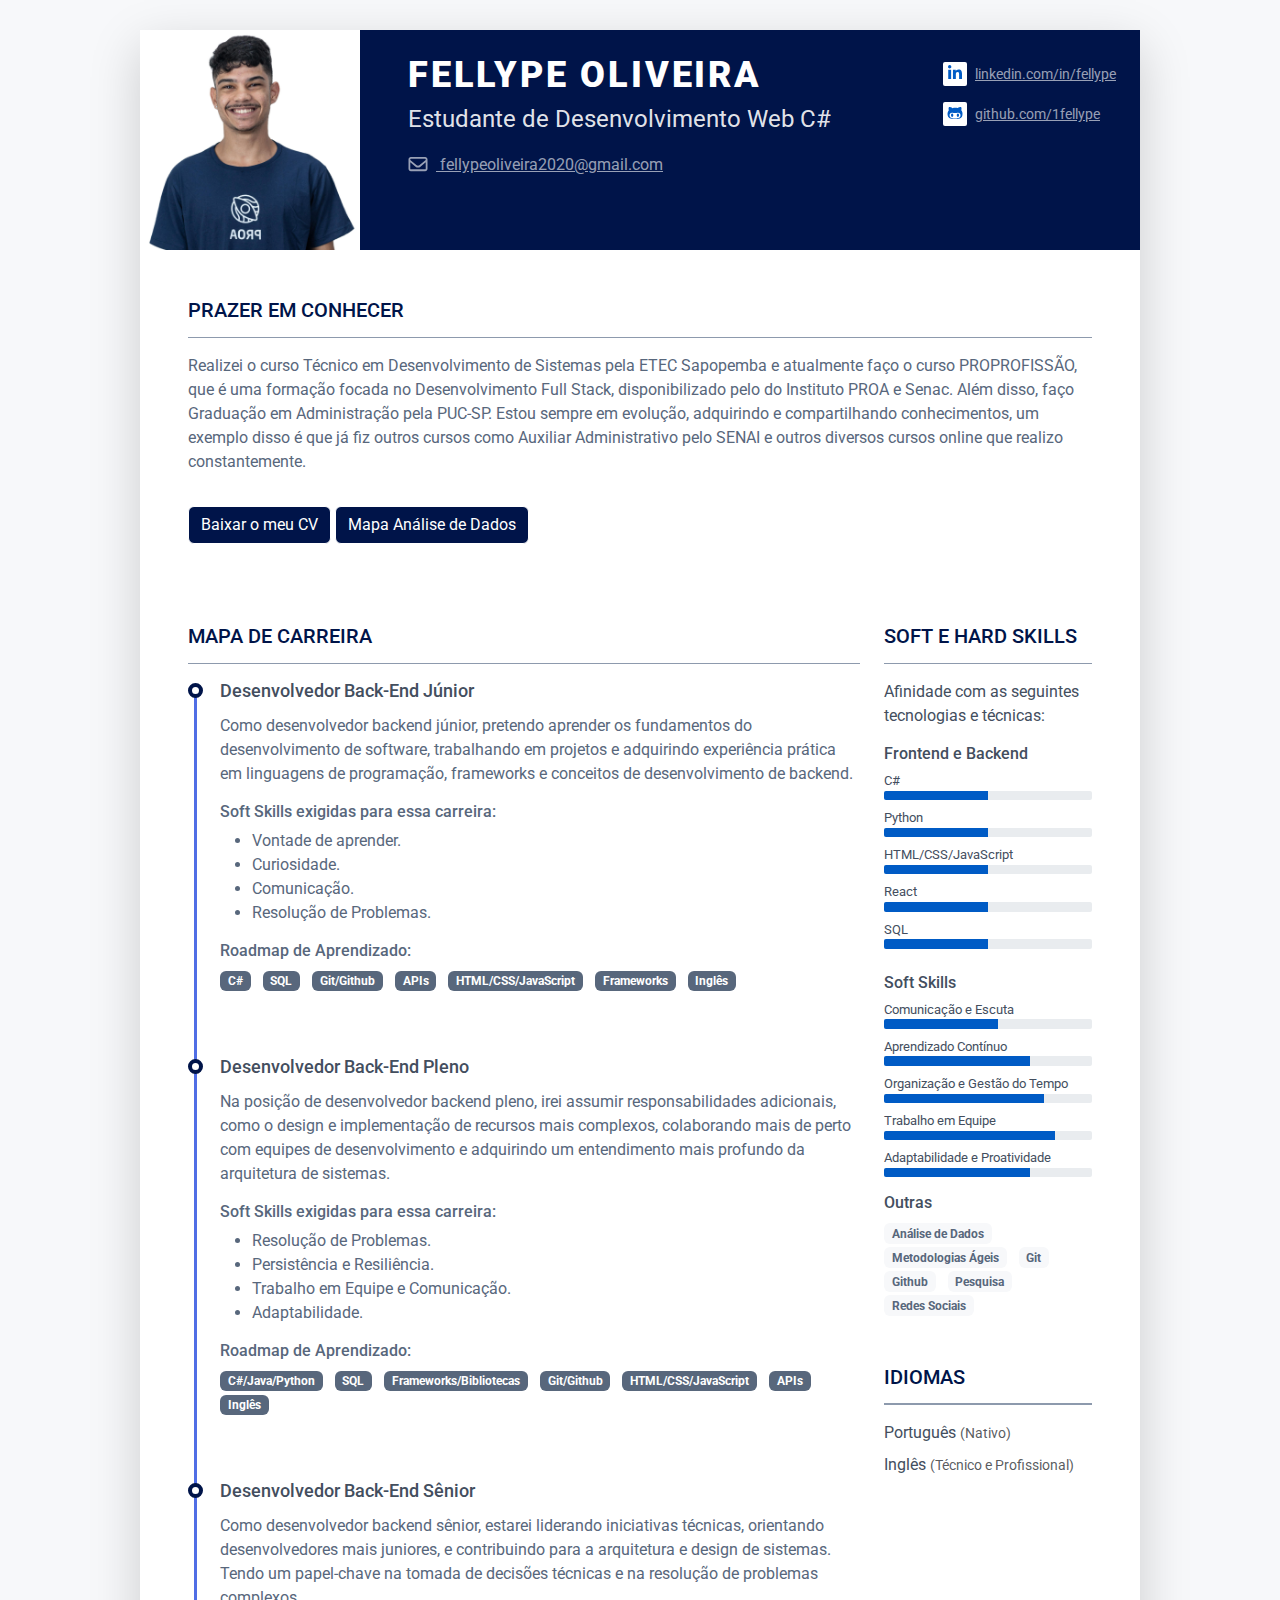
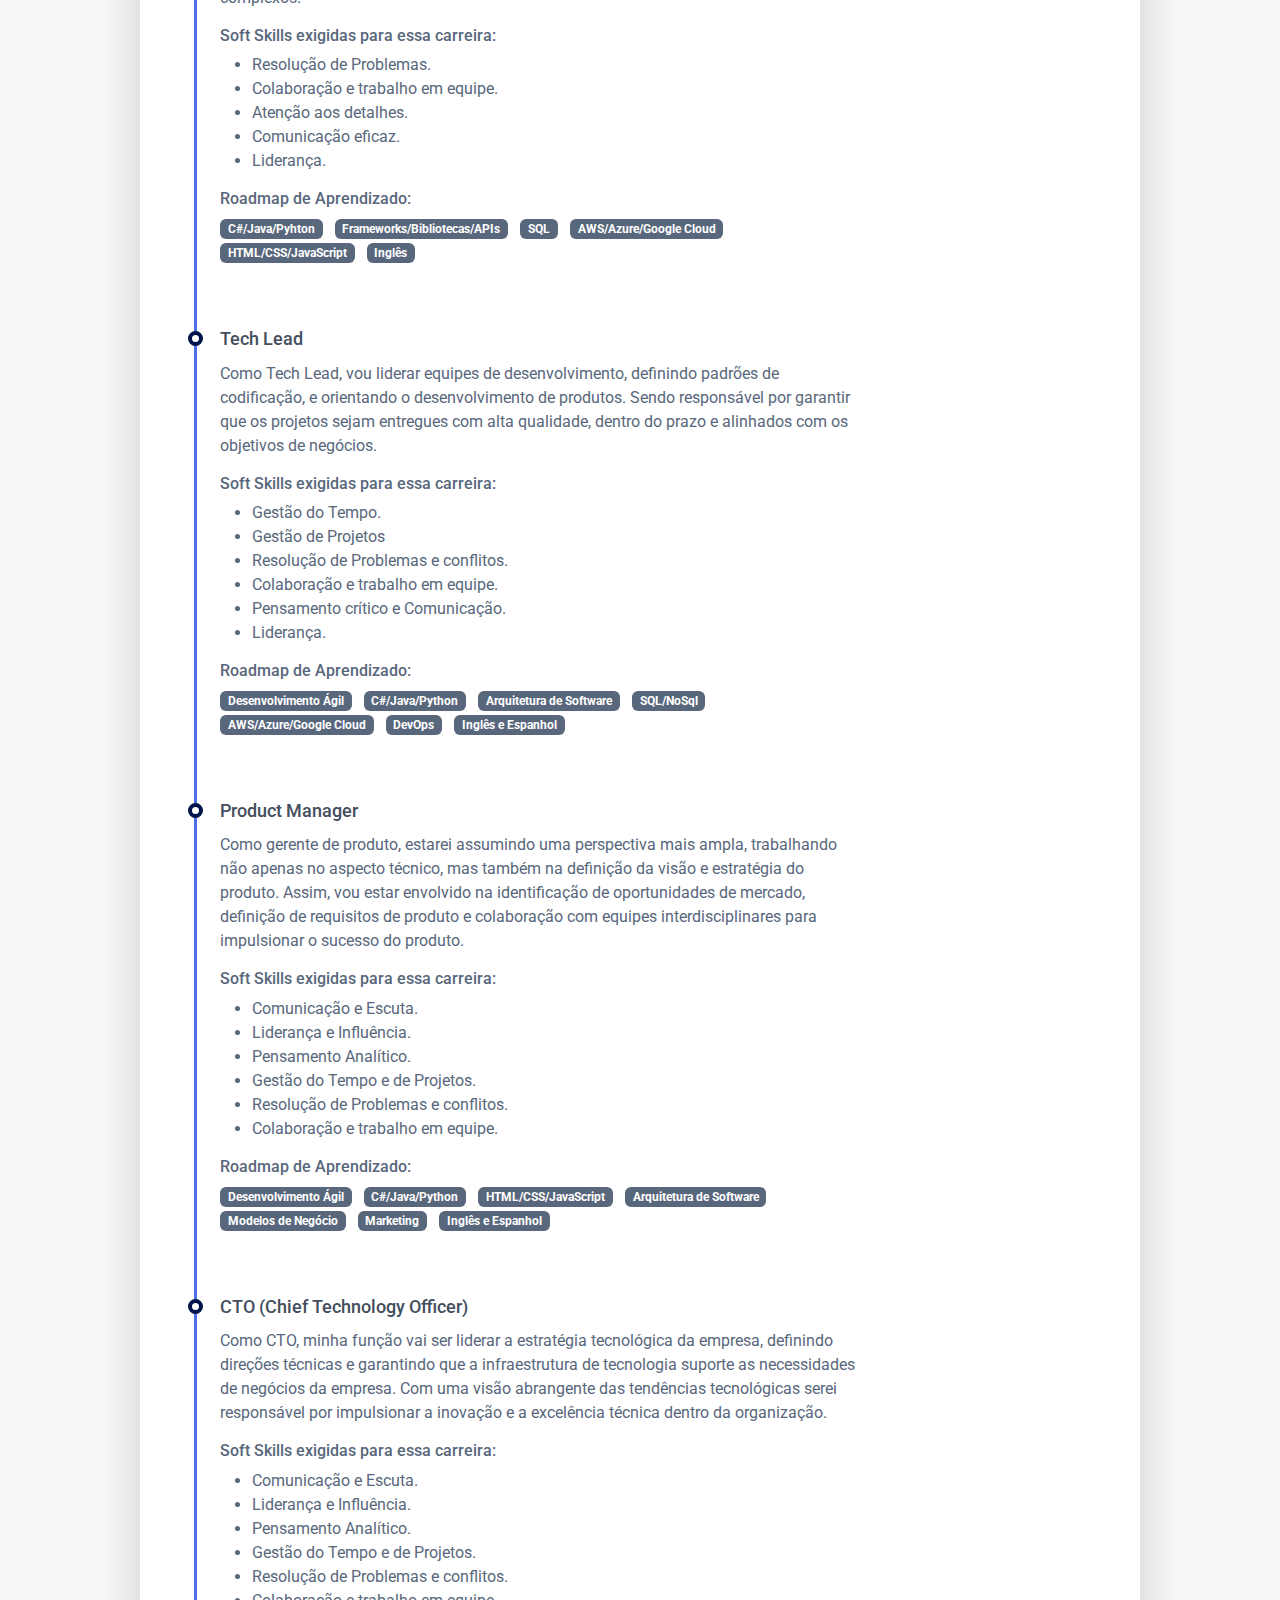
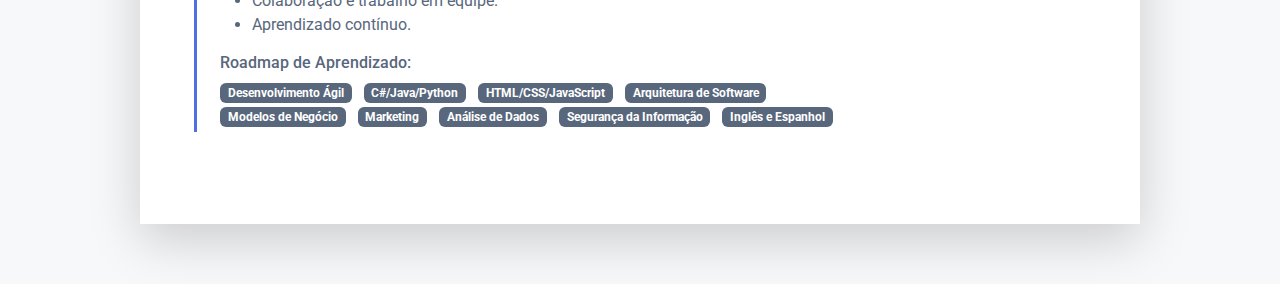
<file: index.html>
<!DOCTYPE html>
<html lang="pt-Br">

	<!-- 
		
		Instruções para manipular os arquivos. 

		1. Abra o arquivo index.html no seu editor de código.
		2. Customize o conteúdo do arquivo index.html de acordo com as suas necessidades.
		3. Altere a foto, o favicon e o título do site.
		4. O arquivo bootstrap possui variados temas de cores, escolha o que mais lhe agradar. (Olhar a pasta assets/css.)
		5. Linkedin e GitHub são apenas exemplos de redes sociais, sinta-se livre para adicionar outras redes sociais.
		6. Adicione um link para o seu currículo em PDF. (Dica: Utilize o Google Drive para hospedar o arquivo PDF e compartilhar o link.)
		7. Para as barras de afinidades com as tecnologias, você pode alterar o nome da tecnologia e a porcentagem de afinidade. Procure pela classe "progress-bar" e altere o valor de width. (Dica: A porcentagem é um valor entre 0 e 100.)
		8. Salve o arquivo e abra o arquivo index.html no seu navegador para visualizar o site.
		9. Subir no GitHub. 
		10. Publicar utilizando o GitHub Pages. (Tutorial: https://www.alura.com.br/artigos/como-colocar-projeto-no-ar-com-github-pages/)
		11. Compartilhar o link do seu site com a professora Adriana através da Planilha. 
		12. Parabéns! Você concluiu o desafio.

	-->


<head>
	<title>Fellype Oliveira Resende: Mapa de Carreira</title>

	<!-- Meta -->
	<meta charset="utf-8">
	<meta http-equiv="X-UA-Compatible" content="IE=edge">
	<meta name="viewport" content="width=device-width, initial-scale=1.0">
	<meta name="description" content="">
	<meta name="author" content="">
	<link rel="shortcut icon" href="./assets/images/icon.png">

	<!-- Google Font -->
	<link href="https://fonts.googleapis.com/css?family=Roboto:300,400,500,700,900" rel="stylesheet">

	<!-- FontAwesome JS-->
	<script defer src="assets/fontawesome/js/all.min.js"></script>

	<!-- Theme CSS -->
	<link id="theme-style" rel="stylesheet" href="assets/css/bootstrap-6.css">

</head>

<body>

	<article class="resume-wrapper text-center position-relative">
		<div class="resume-wrapper-inner mx-auto text-start bg-white shadow-lg">
			<header class="resume-header pt-4 pt-md-0">
				<div class="row">
					<div class="col-block col-md-auto resume-picture-holder text-center text-md-start">
						<img class="picture" src="assets/images/Fellype.jpg" alt="">
					</div>
					<div class="col">
						<div class="row p-4 justify-content-center justify-content-md-between">
							<div class="primary-info col-auto">
								<h1 class="name mt-0 mb-1 text-white text-uppercase text-uppercase">Fellype Oliveira</h1>
								<div class="title mb-3">Estudante de Desenvolvimento Web C#</div>
								<ul class="list-unstyled">
									<li class="mb-2">
										<a class="text-link" href="#">
											<i class="far fa-envelope fa-fw me-2" data-fa-transform="grow-3"></i>
											fellypeoliveira2020@gmail.com
										</a>
									</li>
								</ul>
							</div>
							<div class="secondary-info col-auto mt-2">
								<ul class="resume-social list-unstyled">
									<li class="mb-3"><a class="text-link" href="https://www.linkedin.com/in/fellype-oliveira-920699230/" target="_blank">
											<span class="fa-container text-center me-2">
												<i
													class="fab fa-linkedin-in fa-fw"></i></span>linkedin.com/in/fellype</a>
									</li>
									<li class="mb-3">
										<a class="text-link" href="https://github.com/1fellype" target="_blank">
											<span class="fa-container text-center me-2">
												<i class="fab fa-github-alt fa-fw"></i></span>github.com/1fellype
										</a>
									</li>

								</ul>
							</div>
						</div>

					</div>
				</div>
			</header>
			<div class="resume-body p-5">
				<section class="resume-section summary-section mb-5">
					<h2 class="resume-section-title text-uppercase font-weight-bold pb-3 mb-3">Prazer em Conhecer</h2>
					<div class="resume-section-content">
						<p class="mb-0"> Realizei o curso Técnico em Desenvolvimento de Sistemas pela ETEC Sapopemba e atualmente faço o curso PROPROFISSÃO, que é uma formação focada no Desenvolvimento Full Stack, disponibilizado pelo do Instituto PROA e Senac. Além disso, faço Graduação em Administração pela PUC-SP. 
							
						Estou sempre em evolução, adquirindo e compartilhando conhecimentos, um exemplo disso é que já fiz outros cursos como Auxiliar Administrativo pelo SENAI e outros diversos cursos online que realizo constantemente.
						</p>

						<!-- Altere o link para um PDF do seu Curriculo -->
						<a class="btn" href="./docs/Fellype_Currículo_back.pdf" target="_blank">Baixar o meu CV</a>
						<a class="btn" href="dados.html">Mapa Análise de Dados</a>
					</div>
				</section>
				<div class="row">
					<div class="col-lg-9">
						<section class="resume-section experience-section mb-5">
							<h2 class="resume-section-title text-uppercase font-weight-bold pb-3 mb-3">Mapa de Carreira
							</h2>
							<div class="resume-section-content">
								<div class="resume-timeline position-relative">
									<article class="resume-timeline-item position-relative pb-5">

										<div class="resume-timeline-item-header mb-2">
											<div class="d-flex flex-column flex-md-row">
												<h3 class="resume-position-title font-weight-bold mb-1">Desenvolvedor Back-End
													Júnior
												</h3>
											</div>
										</div>
										<div class="resume-timeline-item-desc">
											<p>Como desenvolvedor backend júnior, pretendo aprender os fundamentos do desenvolvimento de software, trabalhando em projetos e adquirindo experiência prática em linguagens de programação, frameworks e conceitos de desenvolvimento de backend.</p>
											</p>
											<h4 class="resume-timeline-item-desc-heading font-weight-bold">
												Soft Skills exigidas para essa carreira:
											</h4>
											<ul>
												<li>Vontade de aprender.</li>
												<li>Curiosidade.</li>
												<li>Comunicação.</li>
												<li>Resolução de Problemas.</li>
											</ul>
											<h4 class="resume-timeline-item-desc-heading font-weight-bold">
												Roadmap de Aprendizado:</h4>
											</h4>
											<ul class="list-inline">
												<li class="list-inline-item">
													<span class="badge bg-secondary badge-pill">C#</span>
												</li>
												<li class="list-inline-item"><span
														class="badge bg-secondary badge-pill">SQL</span></li>
												<li class="list-inline-item"><span
														class="badge bg-secondary badge-pill">Git/Github</span></li>
												<li class="list-inline-item"><span
														class="badge bg-secondary badge-pill">APIs</span></li>
												<li class="list-inline-item"><span
														class="badge bg-secondary badge-pill">HTML/CSS/JavaScript</span></li>
												<li class="list-inline-item"><span
														class="badge bg-secondary badge-pill">Frameworks</span></li>
												<li class="list-inline-item"><span
														class="badge bg-secondary badge-pill">Inglês</span></li>
											</ul>
										</div>

									</article>

									<article class="resume-timeline-item position-relative pb-5">

										<div class="resume-timeline-item-header mb-2">
											<div class="d-flex flex-column flex-md-row">
												<h3 class="resume-position-title font-weight-bold mb-1">Desenvolvedor Back-End Pleno</h3>
											</div>
										</div>
										<div class="resume-timeline-item-desc">
											<p>Na posição de desenvolvedor backend pleno, irei assumir responsabilidades adicionais, como o design e implementação de recursos mais complexos, colaborando mais de perto com equipes de desenvolvimento e adquirindo um entendimento mais profundo da arquitetura de sistemas.</p>
											<h4 class="resume-timeline-item-desc-heading font-weight-bold">
												Soft Skills exigidas para essa carreira:
											</h4>
											<ul>
												<li>Resolução de Problemas.</li>
												<li>Persistência e Resiliência.</li>
												<li>Trabalho em Equipe e Comunicação.</li>
												<li>Adaptabilidade.</li>
											</ul>
											<h4 class="resume-timeline-item-desc-heading font-weight-bold">
												Roadmap de Aprendizado:</h4>
											<ul class="list-inline">
												<li class="list-inline-item"><span
														class="badge bg-secondary badge-pill">C#/Java/Python</span></li>
												<li class="list-inline-item"><span
														class="badge bg-secondary badge-pill">SQL</span></li>
												<li class="list-inline-item"><span
														class="badge bg-secondary badge-pill">Frameworks/Bibliotecas</span></li>
												<li class="list-inline-item"><span
														class="badge bg-secondary badge-pill">Git/Github</span></li>
												<li class="list-inline-item"><span
														class="badge bg-secondary badge-pill">HTML/CSS/JavaScript</span></li>
												<li class="list-inline-item"><span
														class="badge bg-secondary badge-pill">APIs</span></li>
												<li class="list-inline-item"><span
														class="badge bg-secondary badge-pill">Inglês</span></li>
											</ul>
										</div>

									</article>

									<article class="resume-timeline-item position-relative pb-5">

										<div class="resume-timeline-item-header mb-2">
											<div class="d-flex flex-column flex-md-row">
												<h3 class="resume-position-title font-weight-bold mb-1">Desenvolvedor Back-End Sênior
												</h3>

											</div>
										</div>
										<div class="resume-timeline-item-desc">
											<p>Como desenvolvedor backend sênior, estarei liderando iniciativas técnicas, orientando desenvolvedores mais juniores, e contribuindo para a arquitetura e design de sistemas. Tendo um papel-chave na tomada de decisões técnicas e na resolução de problemas complexos.</p>
											<h4 class="resume-timeline-item-desc-heading font-weight-bold">
												Soft Skills exigidas para essa carreira:
											</h4>
											<ul>
												<li>Resolução de Problemas.</li>
												<li>Colaboração e trabalho em equipe.</li>
												<li>Atenção aos detalhes.</li>
												<li>Comunicação eficaz.</li>
												<li>Liderança.</li>
											</ul>
											<h4 class="resume-timeline-item-desc-heading font-weight-bold">
												Roadmap de Aprendizado:</h4>
											<ul class="list-inline">
												<li class="list-inline-item"><span
														class="badge bg-secondary badge-pill">C#/Java/Pyhton</span></li>
												<li class="list-inline-item"><span
														class="badge bg-secondary badge-pill">Frameworks/Bibliotecas/APIs</span></li>
												<li class="list-inline-item"><span
														class="badge bg-secondary badge-pill">SQL</span></li>
												<li class="list-inline-item"><span
														class="badge bg-secondary badge-pill">AWS/Azure/Google Cloud</span></li>
												<li class="list-inline-item"><span
														class="badge bg-secondary badge-pill">HTML/CSS/JavaScript</span></li>
												<li class="list-inline-item"><span
														class="badge bg-secondary badge-pill">Inglês</span></li>
											</ul>
										</div>

									</article>

									<article class="resume-timeline-item position-relative pb-5">

										<div class="resume-timeline-item-header mb-2">
											<div class="d-flex flex-column flex-md-row">
												<h3 class="resume-position-title font-weight-bold mb-1">
													Tech Lead
												</h3>
											</div>
										</div>
										<div class="resume-timeline-item-desc">
											<p>Como Tech Lead, vou liderar equipes de desenvolvimento, definindo padrões de codificação, e orientando o desenvolvimento de produtos. Sendo responsável por garantir que os projetos sejam entregues com alta qualidade, dentro do prazo e alinhados com os objetivos de negócios.</p>
											<h4 class="resume-timeline-item-desc-heading font-weight-bold">
												Soft Skills exigidas para essa carreira:
											</h4>
											<ul>
												<li>Gestão do Tempo.</li>
												<li>Gestão de Projetos</li>
												<li>Resolução de Problemas e conflitos.</li>
												<li>Colaboração e trabalho em equipe.</li>
												<li>Pensamento crítico e Comunicação.</li>
												<li>Liderança.</li>
											</ul>
											<h4 class="resume-timeline-item-desc-heading font-weight-bold">
												Roadmap de Aprendizado:</h4>
											<ul class="list-inline">
												<li class="list-inline-item"><span
														class="badge bg-secondary badge-pill">Desenvolvimento Ágil</span></li>
												<li class="list-inline-item"><span
														class="badge bg-secondary badge-pill">C#/Java/Python</span></li>
												<li class="list-inline-item"><span
														class="badge bg-secondary badge-pill">Arquitetura de Software</span></li>
												<li class="list-inline-item"><span
														class="badge bg-secondary badge-pill">SQL/NoSql</span></li>
												<li class="list-inline-item"><span
														class="badge bg-secondary badge-pill">AWS/Azure/Google Cloud</span></li>
												<li class="list-inline-item"><span
														class="badge bg-secondary badge-pill">DevOps</span></li>
												<li class="list-inline-item"><span
														class="badge bg-secondary badge-pill">Inglês e Espanhol</span></li>
											</ul>
										</div>
									</article>

									<article class="resume-timeline-item position-relative pb-5">

										<div class="resume-timeline-item-header mb-2">
											<div class="d-flex flex-column flex-md-row">
												<h3 class="resume-position-title font-weight-bold mb-1">
													Product Manager
												</h3>
											</div>
										</div>
										<div class="resume-timeline-item-desc">
											<p>Como gerente de produto, estarei assumindo uma perspectiva mais ampla, trabalhando não apenas no aspecto técnico, mas também na definição da visão e estratégia do produto. Assim, vou estar envolvido na identificação de oportunidades de mercado, definição de requisitos de produto e colaboração com equipes interdisciplinares para impulsionar o sucesso do produto.</p>
											<h4 class="resume-timeline-item-desc-heading font-weight-bold">
												Soft Skills exigidas para essa carreira:
											</h4>
											<ul>
												<li>Comunicação e Escuta.</li>
												<li>Liderança e Influência.</li>
												<li>Pensamento Analítico.</li>
												<li>Gestão do Tempo e de Projetos.</li>
												<li>Resolução de Problemas e conflitos.</li>
												<li>Colaboração e trabalho em equipe.</li>
											</ul>
											<h4 class="resume-timeline-item-desc-heading font-weight-bold">
												Roadmap de Aprendizado:</h4>
											<ul class="list-inline">
												<li class="list-inline-item"><span
														class="badge bg-secondary badge-pill">Desenvolvimento Ágil</span></li>
												<li class="list-inline-item"><span
														class="badge bg-secondary badge-pill">C#/Java/Python</span></li>
												<li class="list-inline-item"><span
														class="badge bg-secondary badge-pill">HTML/CSS/JavaScript</span></li>
												<li class="list-inline-item"><span
														class="badge bg-secondary badge-pill">Arquitetura de Software</span></li>
												<li class="list-inline-item"><span
														class="badge bg-secondary badge-pill">Modelos de Negócio</span></li>
												<li class="list-inline-item"><span
															class="badge bg-secondary badge-pill">Marketing</span></li>
												<li class="list-inline-item"><span
															class="badge bg-secondary badge-pill">Inglês e Espanhol</span></li>
											</ul>
										</div>
									</article>

									<article class="resume-timeline-item position-relative">

										<div class="resume-timeline-item-header mb-2">
											<div class="d-flex flex-column flex-md-row">
												<h3 class="resume-position-title font-weight-bold mb-1">
													CTO (Chief Technology Officer)
												</h3>
											</div>
										</div>
										<div class="resume-timeline-item-desc">
											<p>Como CTO, minha função vai ser liderar a estratégia tecnológica da empresa, definindo direções técnicas e garantindo que a infraestrutura de tecnologia suporte as necessidades de negócios da empresa. Com uma visão abrangente das tendências tecnológicas serei responsável por impulsionar a inovação e a excelência técnica dentro da organização.</p>
											<h4 class="resume-timeline-item-desc-heading font-weight-bold">
												Soft Skills exigidas para essa carreira:
											</h4>
											<ul>
												<li>Comunicação e Escuta.</li>
												<li>Liderança e Influência.</li>
												<li>Pensamento Analítico.</li>
												<li>Gestão do Tempo e de Projetos.</li>
												<li>Resolução de Problemas e conflitos.</li>
												<li>Colaboração e trabalho em equipe.</li>
												<li>Aprendizado contínuo.</li>
											</ul>
											<h4 class="resume-timeline-item-desc-heading font-weight-bold">
												Roadmap de Aprendizado:</h4>
											<ul class="list-inline">
												<li class="list-inline-item"><span
														class="badge bg-secondary badge-pill">Desenvolvimento Ágil</span></li>
												<li class="list-inline-item"><span
														class="badge bg-secondary badge-pill">C#/Java/Python</span></li>
												<li class="list-inline-item"><span
														class="badge bg-secondary badge-pill">HTML/CSS/JavaScript</span></li>
												<li class="list-inline-item"><span
														class="badge bg-secondary badge-pill">Arquitetura de Software</span></li>
												<li class="list-inline-item"><span
														class="badge bg-secondary badge-pill">Modelos de Negócio</span></li>
												<li class="list-inline-item"><span
														class="badge bg-secondary badge-pill">Marketing</span></li>
												<li class="list-inline-item"><span
														class="badge bg-secondary badge-pill">Análise de Dados</span></li>
												<li class="list-inline-item"><span
															class="badge bg-secondary badge-pill">Segurança da Informação</span></li>
												<li class="list-inline-item"><span
														class="badge bg-secondary badge-pill">Inglês e Espanhol</span></li>
											</ul>
										</div>
									</article>
								</div>
							</div>
						</section>
					</div>
					<div class="col-lg-3">
						<section class="resume-section skills-section mb-5">
							<h2 class="resume-section-title text-uppercase font-weight-bold pb-3 mb-3">Soft e Hard
								Skills</h2>
							<p>Afinidade com as seguintes tecnologias e técnicas:</p>
							<div class="resume-section-content">
								<div class="resume-skill-item">
									<h4 class="resume-skills-cat font-weight-bold">Frontend e Backend</h4>
									<ul class="list-unstyled mb-4">
										<li class="mb-2">
											<div class="resume-skill-name">C#</div>
											<div class="progress resume-progress">
												<div class="progress-bar theme-progress-bar-dark" role="progressbar"
													style="width: 50%" aria-valuenow="25" aria-valuemin="0"
													aria-valuemax="100"></div>
											</div>
										</li>
										<li class="mb-2">
											<div class="resume-skill-name">Python</div>
											<div class="progress resume-progress">
												<div class="progress-bar theme-progress-bar-dark" role="progressbar"
													style="width: 50%" aria-valuenow="25" aria-valuemin="0"
													aria-valuemax="100"></div>
											</div>
										</li>

										<li class="mb-2">
											<div class="resume-skill-name">HTML/CSS/JavaScript</div>
											<div class="progress resume-progress">
												<div class="progress-bar theme-progress-bar-dark" role="progressbar"
													style="width: 50%" aria-valuenow="25" aria-valuemin="0"
													aria-valuemax="100"></div>
											</div>
										</li>

										<li class="mb-2">
											<div class="resume-skill-name">React</div>
											<div class="progress resume-progress">
												<div class="progress-bar theme-progress-bar-dark" role="progressbar"
													style="width: 50%" aria-valuenow="25" aria-valuemin="0"
													aria-valuemax="100"></div>
											</div>
										</li>
										
										<li class="mb-2">
											<div class="resume-skill-name">SQL</div>
											<div class="progress resume-progress">
												<div class="progress-bar theme-progress-bar-dark" role="progressbar"
													style="width: 50%" aria-valuenow="25" aria-valuemin="0"
													aria-valuemax="100"></div>
											</div>
										</li>

									</ul>
								</div>

								<div class="resume-skill-item">
									<h4 class="resume-skills-cat font-weight-bold">Soft Skills</h4>
									<ul class="list-unstyled">
										<li class="mb-2">
											<div class="resume-skill-name">Comunicação e Escuta</div>
											<div class="progress resume-progress">
												<div class="progress-bar theme-progress-bar-dark" role="progressbar"
													style="width: 55%" aria-valuenow="25" aria-valuemin="0"
													aria-valuemax="100"></div>
											</div>
										</li>
										<li class="mb-2">
											<div class="resume-skill-name">Aprendizado Contínuo</div>
											<div class="progress resume-progress">
												<div class="progress-bar theme-progress-bar-dark" role="progressbar"
													style="width: 70%" aria-valuenow="25" aria-valuemin="0"
													aria-valuemax="100"></div>
											</div>
										</li>
										<li class="mb-2">
											<div class="resume-skill-name">Organização e Gestão do Tempo</div>
											<div class="progress resume-progress">
												<div class="progress-bar theme-progress-bar-dark" role="progressbar"
													style="width: 77%" aria-valuenow="25" aria-valuemin="0"
													aria-valuemax="100"></div>
											</div>
										</li>
										<li class="mb-2">
											<div class="resume-skill-name">Trabalho em Equipe</div>
											<div class="progress resume-progress">
												<div class="progress-bar theme-progress-bar-dark" role="progressbar"
													style="width: 82%" aria-valuenow="25" aria-valuemin="0"
													aria-valuemax="100"></div>
											</div>
										</li>

										<li class="mb-2">
											<div class="resume-skill-name">Adaptabilidade e Proatividade</div>
											<div class="progress resume-progress">
												<div class="progress-bar theme-progress-bar-dark" role="progressbar"
													style="width: 70%" aria-valuenow="25" aria-valuemin="0"
													aria-valuemax="100"></div>
											</div>
										</li>
									</ul>
								</div>

								<div class="resume-skill-item">
									<h4 class="resume-skills-cat font-weight-bold">Outras</h4>
									<ul class="list-inline">
										<li class="list-inline-item"><span class="badge badge-light">Análise de Dados</span></li>
										<li class="list-inline-item"><span class="badge badge-light">Metodologias Ágeis</span>
										</li>
										<li class="list-inline-item"><span class="badge badge-light">Git</span></li>
										<li class="list-inline-item"><span class="badge badge-light">Github</span>
										</li>
										<li class="list-inline-item"><span class="badge badge-light">Pesquisa</span>
										</li>
										<li class="list-inline-item"><span class="badge badge-light">Redes Sociais</span></li>
										<!--<li class="list-inline-item"><span class="badge badge-light">Balsamiq</span>
										</li>
										<li class="list-inline-item"><span class="badge badge-light">WordPress</span>
										</li>
										<li class="list-inline-item"><span class="badge badge-light">Shopify</span></li>-->
									</ul>
								</div>
							</div>
						</section>

						<section class="resume-section language-section mb-5">
							<h2 class="resume-section-title text-uppercase font-weight-bold pb-3 mb-3">Idiomas</h2>
							<div class="resume-section-content">
								<ul class="list-unstyled resume-lang-list">
									<li class="mb-2"><span class="resume-lang-name font-weight-bold">Português</span>
										<small class="text-muted font-weight-normal">(Nativo)</small>
									</li>
									<li class="mb-2 align-middle"><span
											class="resume-lang-name font-weight-bold">Inglês</span> <small
											class="text-muted font-weight-normal">(Técnico e Profissional)</small></li>
									<!--<li><span class="resume-lang-name font-weight-bold">Espanhol</span> <small
											class="text-muted font-weight-normal">(Profissional)</small></li>-->
								</ul>
							</div>
						</section>

					</div>
				</div>
			</div>
		</div>
	</article>
</body>

</html>
</file>
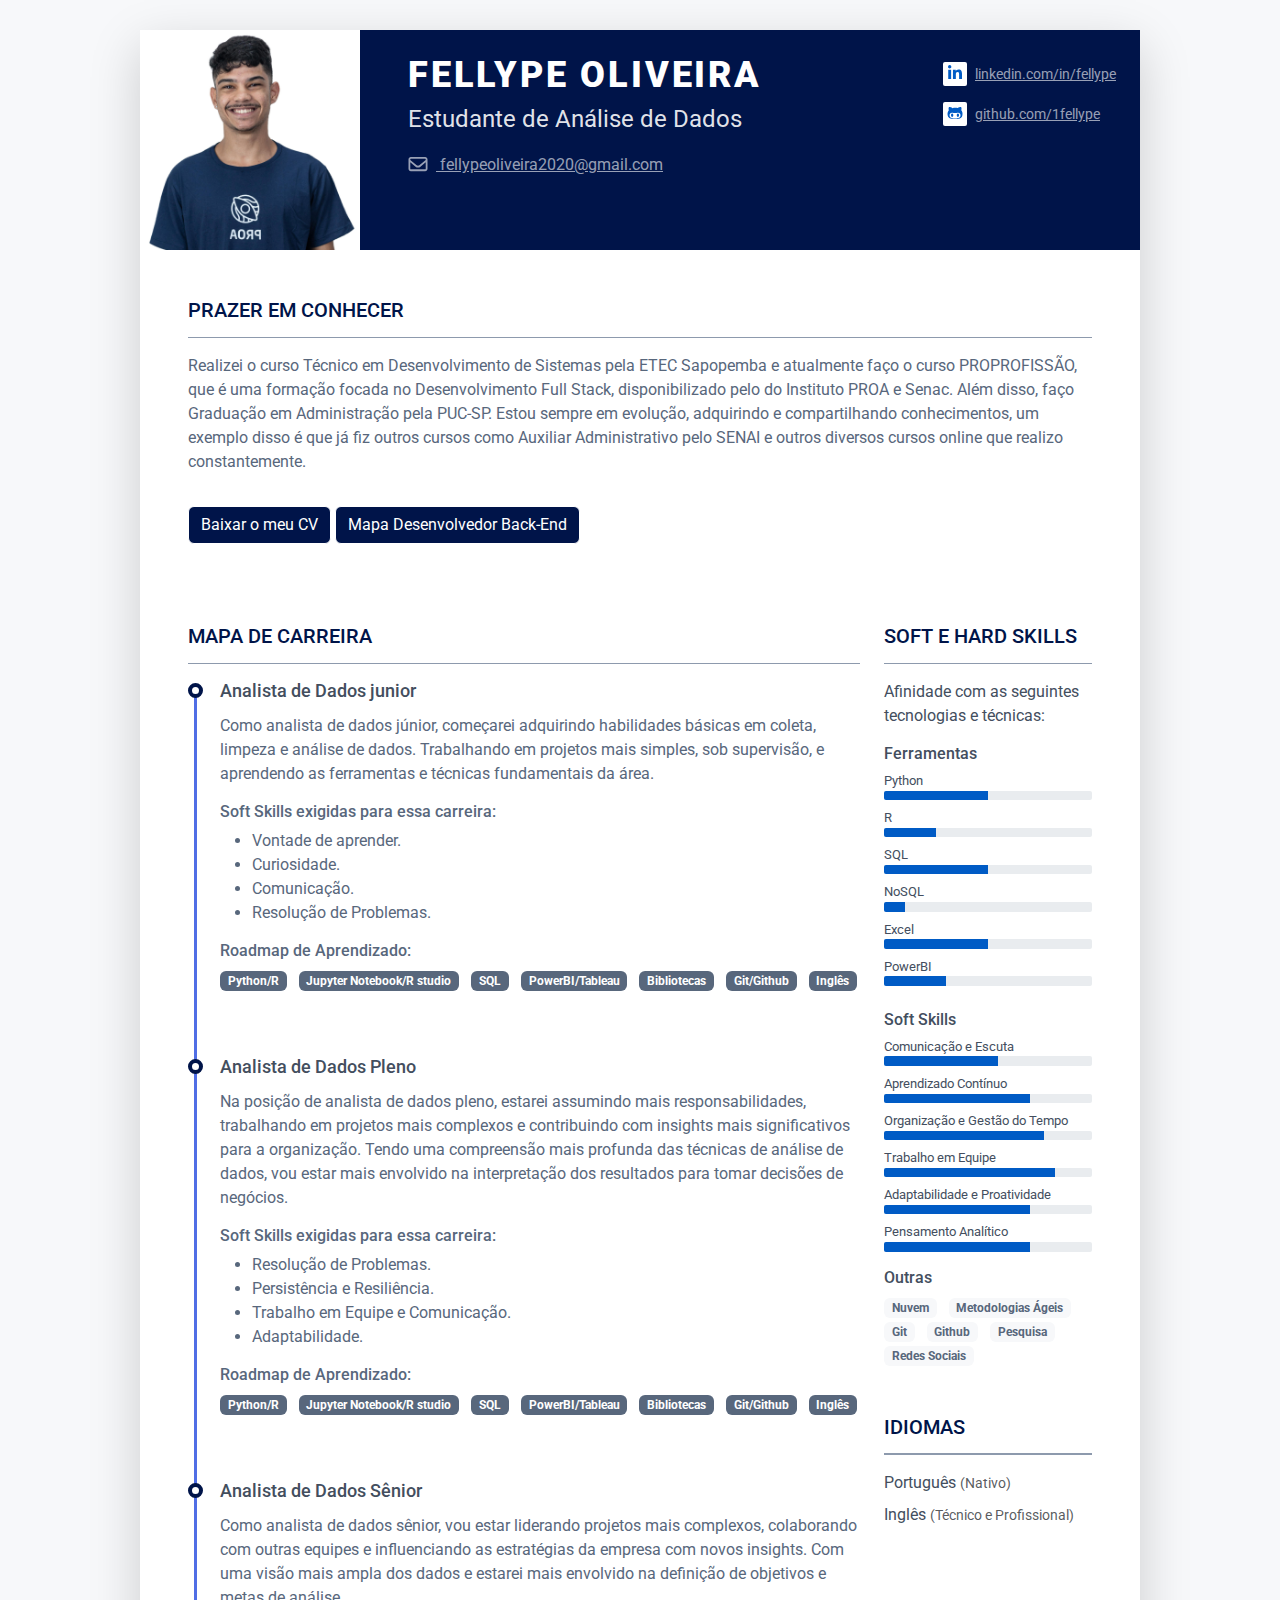
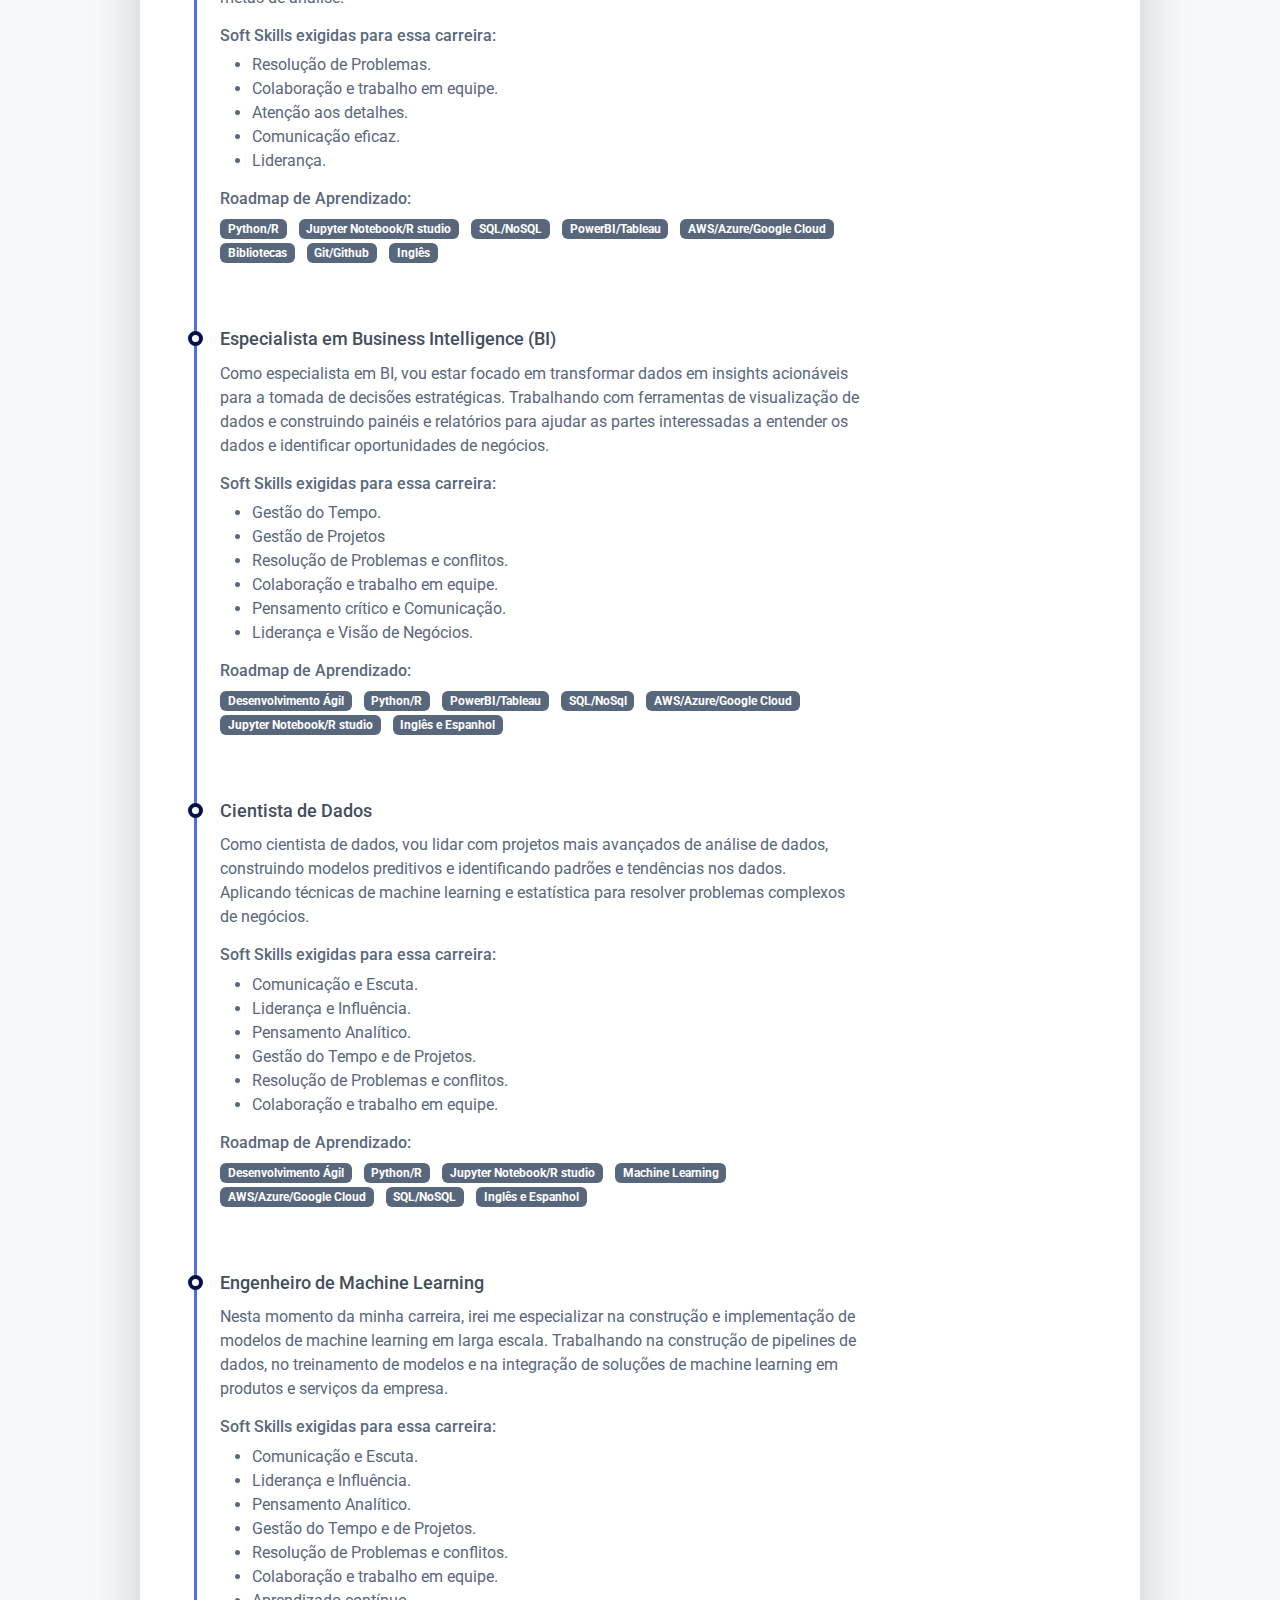
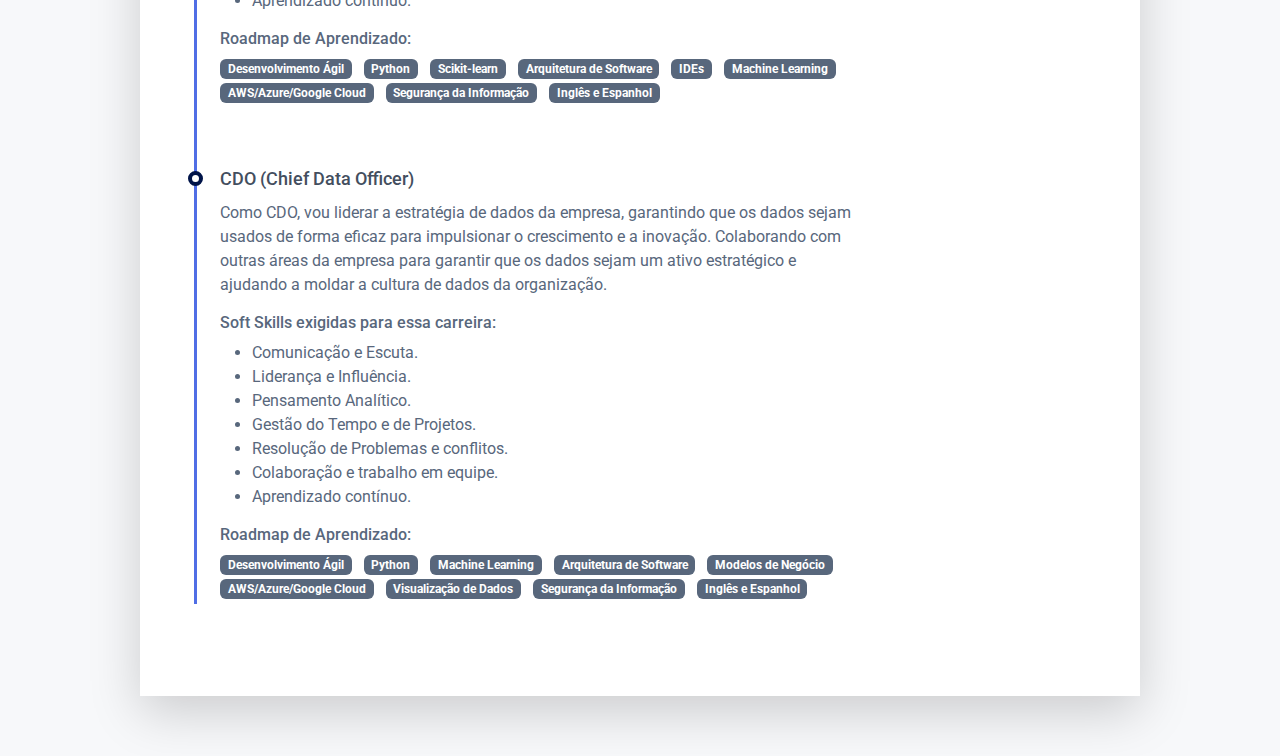
<file: dados.html>
<!DOCTYPE html>
<html lang="pt-Br">

	<!-- 
		
		Instruções para manipular os arquivos. 

		1. Abra o arquivo index.html no seu editor de código.
		2. Customize o conteúdo do arquivo index.html de acordo com as suas necessidades.
		3. Altere a foto, o favicon e o título do site.
		4. O arquivo bootstrap possui variados temas de cores, escolha o que mais lhe agradar. (Olhar a pasta assets/css.)
		5. Linkedin e GitHub são apenas exemplos de redes sociais, sinta-se livre para adicionar outras redes sociais.
		6. Adicione um link para o seu currículo em PDF. (Dica: Utilize o Google Drive para hospedar o arquivo PDF e compartilhar o link.)
		7. Para as barras de afinidades com as tecnologias, você pode alterar o nome da tecnologia e a porcentagem de afinidade. Procure pela classe "progress-bar" e altere o valor de width. (Dica: A porcentagem é um valor entre 0 e 100.)
		8. Salve o arquivo e abra o arquivo index.html no seu navegador para visualizar o site.
		9. Subir no GitHub. 
		10. Publicar utilizando o GitHub Pages. (Tutorial: https://www.alura.com.br/artigos/como-colocar-projeto-no-ar-com-github-pages/)
		11. Compartilhar o link do seu site com a professora Adriana através da Planilha. 
		12. Parabéns! Você concluiu o desafio.

	-->


<head>
	<title>Fellype Oliveira Resende: Mapa de Carreira</title>

	<!-- Meta -->
	<meta charset="utf-8">
	<meta http-equiv="X-UA-Compatible" content="IE=edge">
	<meta name="viewport" content="width=device-width, initial-scale=1.0">
	<meta name="description" content="">
	<meta name="author" content="">
	<link rel="shortcut icon" href="./assets/images/icon.png">

	<!-- Google Font -->
	<link href="https://fonts.googleapis.com/css?family=Roboto:300,400,500,700,900" rel="stylesheet">

	<!-- FontAwesome JS-->
	<script defer src="assets/fontawesome/js/all.min.js"></script>

	<!-- Theme CSS -->
	<link id="theme-style" rel="stylesheet" href="assets/css/bootstrap-6.css">

</head>

<body>

	<article class="resume-wrapper text-center position-relative">
		<div class="resume-wrapper-inner mx-auto text-start bg-white shadow-lg">
			<header class="resume-header pt-4 pt-md-0">
				<div class="row">
					<div class="col-block col-md-auto resume-picture-holder text-center text-md-start">
						<img class="picture" src="assets/images/Fellype.jpg" alt="">
					</div>
					<div class="col">
						<div class="row p-4 justify-content-center justify-content-md-between">
							<div class="primary-info col-auto">
								<h1 class="name mt-0 mb-1 text-white text-uppercase text-uppercase">Fellype Oliveira</h1>
								<div class="title mb-3">Estudante de Análise de Dados</div>
								<ul class="list-unstyled">
									<li class="mb-2">
										<a class="text-link" href="#">
											<i class="far fa-envelope fa-fw me-2" data-fa-transform="grow-3"></i>
											fellypeoliveira2020@gmail.com
										</a>
									</li>
								</ul>
							</div>
							<div class="secondary-info col-auto mt-2">
								<ul class="resume-social list-unstyled">
									<li class="mb-3"><a class="text-link" href="https://www.linkedin.com/in/fellype-oliveira-920699230/" target="_blank">
											<span class="fa-container text-center me-2">
												<i
													class="fab fa-linkedin-in fa-fw"></i></span>linkedin.com/in/fellype</a>
									</li>
									<li class="mb-3">
										<a class="text-link" href="https://github.com/1fellype" target="_blank">
											<span class="fa-container text-center me-2">
												<i class="fab fa-github-alt fa-fw"></i></span>github.com/1fellype
										</a>
									</li>

								</ul>
							</div>
						</div>

					</div>
				</div>
			</header>
			<div class="resume-body p-5">
				<section class="resume-section summary-section mb-5">
					<h2 class="resume-section-title text-uppercase font-weight-bold pb-3 mb-3">Prazer em Conhecer</h2>
					<div class="resume-section-content">
						<p class="mb-0"> Realizei o curso Técnico em Desenvolvimento de Sistemas pela ETEC Sapopemba e atualmente faço o curso PROPROFISSÃO, que é uma formação focada no Desenvolvimento Full Stack, disponibilizado pelo do Instituto PROA e Senac. Além disso, faço Graduação em Administração pela PUC-SP. 
							
						Estou sempre em evolução, adquirindo e compartilhando conhecimentos, um exemplo disso é que já fiz outros cursos como Auxiliar Administrativo pelo SENAI e outros diversos cursos online que realizo constantemente.
						</p>

						<!-- Altere o link para um PDF do seu Curriculo -->
						<a class="btn" href="./docs/Fellype_Currículo_dados.pdf" target="_blank">Baixar o meu CV</a>
						<a class="btn" href="index.html">Mapa Desenvolvedor Back-End</a>
					</div>
				</section>
				<div class="row">
					<div class="col-lg-9">
						<section class="resume-section experience-section mb-5">
							<h2 class="resume-section-title text-uppercase font-weight-bold pb-3 mb-3">Mapa de Carreira
							</h2>
							<div class="resume-section-content">
								<div class="resume-timeline position-relative">
									<article class="resume-timeline-item position-relative pb-5">

										<div class="resume-timeline-item-header mb-2">
											<div class="d-flex flex-column flex-md-row">
												<h3 class="resume-position-title font-weight-bold mb-1">Analista de Dados junior
												</h3>
											</div>
										</div>
										<div class="resume-timeline-item-desc">
											<p>Como analista de dados júnior, começarei adquirindo habilidades básicas em coleta, limpeza e análise de dados. Trabalhando em projetos mais simples, sob supervisão, e aprendendo as ferramentas e técnicas fundamentais da área.</p>
											</p>
											<h4 class="resume-timeline-item-desc-heading font-weight-bold">
												Soft Skills exigidas para essa carreira:
											</h4>
											<ul>
												<li>Vontade de aprender.</li>
												<li>Curiosidade.</li>
												<li>Comunicação.</li>
												<li>Resolução de Problemas.</li>
											</ul>
											<h4 class="resume-timeline-item-desc-heading font-weight-bold">
												Roadmap de Aprendizado:</h4>
											</h4>
											<ul class="list-inline">
												<li class="list-inline-item">
													<span class="badge bg-secondary badge-pill">Python/R</span>
												</li>
												<li class="list-inline-item"><span
														class="badge bg-secondary badge-pill">Jupyter Notebook/R studio</span></li>
												<li class="list-inline-item"><span
														class="badge bg-secondary badge-pill">SQL</span></li>
												<li class="list-inline-item"><span
														class="badge bg-secondary badge-pill">PowerBI/Tableau</span></li>
												<li class="list-inline-item"><span
														class="badge bg-secondary badge-pill">Bibliotecas</span></li>
												<li class="list-inline-item"><span
														class="badge bg-secondary badge-pill">Git/Github</span></li>
												<li class="list-inline-item"><span
														class="badge bg-secondary badge-pill">Inglês</span></li>
											</ul>
										</div>

									</article>

									<article class="resume-timeline-item position-relative pb-5">

										<div class="resume-timeline-item-header mb-2">
											<div class="d-flex flex-column flex-md-row">
												<h3 class="resume-position-title font-weight-bold mb-1">Analista de Dados Pleno</h3>
											</div>
										</div>
										<div class="resume-timeline-item-desc">
											<p>Na posição de analista de dados pleno, estarei assumindo mais responsabilidades, trabalhando em projetos mais complexos e contribuindo com insights mais significativos para a organização. Tendo uma compreensão mais profunda das técnicas de análise de dados, vou estar mais envolvido na interpretação dos resultados para tomar decisões de negócios.</p>
											<h4 class="resume-timeline-item-desc-heading font-weight-bold">
												Soft Skills exigidas para essa carreira:
											</h4>
											<ul>
												<li>Resolução de Problemas.</li>
												<li>Persistência e Resiliência.</li>
												<li>Trabalho em Equipe e Comunicação.</li>
												<li>Adaptabilidade.</li>
											</ul>
											<h4 class="resume-timeline-item-desc-heading font-weight-bold">
												Roadmap de Aprendizado:</h4>
											<ul class="list-inline">
												<li class="list-inline-item">
													<span class="badge bg-secondary badge-pill">Python/R</span>
												</li>
												<li class="list-inline-item"><span
														class="badge bg-secondary badge-pill">Jupyter Notebook/R studio</span></li>
												<li class="list-inline-item"><span
														class="badge bg-secondary badge-pill">SQL</span></li>
												<li class="list-inline-item"><span
														class="badge bg-secondary badge-pill">PowerBI/Tableau</span></li>
												<li class="list-inline-item"><span
														class="badge bg-secondary badge-pill">Bibliotecas</span></li>
												<li class="list-inline-item"><span
														class="badge bg-secondary badge-pill">Git/Github</span></li>
												<li class="list-inline-item"><span
														class="badge bg-secondary badge-pill">Inglês</span></li>
											</ul>
										</div>

									</article>

									<article class="resume-timeline-item position-relative pb-5">

										<div class="resume-timeline-item-header mb-2">
											<div class="d-flex flex-column flex-md-row">
												<h3 class="resume-position-title font-weight-bold mb-1">Analista de Dados Sênior
												</h3>

											</div>
										</div>
										<div class="resume-timeline-item-desc">
											<p>Como analista de dados sênior, vou estar liderando projetos mais complexos, colaborando com outras equipes e influenciando as estratégias da empresa com novos insights. Com uma visão mais ampla dos dados e estarei mais envolvido na definição de objetivos e metas de análise.</p>
											<h4 class="resume-timeline-item-desc-heading font-weight-bold">
												Soft Skills exigidas para essa carreira:
											</h4>
											<ul>
												<li>Resolução de Problemas.</li>
												<li>Colaboração e trabalho em equipe.</li>
												<li>Atenção aos detalhes.</li>
												<li>Comunicação eficaz.</li>
												<li>Liderança.</li>
											</ul>
											<h4 class="resume-timeline-item-desc-heading font-weight-bold">
												Roadmap de Aprendizado:</h4>
											<ul class="list-inline">
												<li class="list-inline-item">
													<span class="badge bg-secondary badge-pill">Python/R</span>
												</li>
												<li class="list-inline-item"><span
														class="badge bg-secondary badge-pill">Jupyter Notebook/R studio</span></li>
												<li class="list-inline-item"><span
														class="badge bg-secondary badge-pill">SQL/NoSQL</span></li>
												<li class="list-inline-item"><span
														class="badge bg-secondary badge-pill">PowerBI/Tableau</span></li>
												<li class="list-inline-item"><span
														class="badge bg-secondary badge-pill">AWS/Azure/Google Cloud</span></li>
												<li class="list-inline-item"><span
														class="badge bg-secondary badge-pill">Bibliotecas</span></li>
												<li class="list-inline-item"><span
														class="badge bg-secondary badge-pill">Git/Github</span></li>
												<li class="list-inline-item"><span
														class="badge bg-secondary badge-pill">Inglês</span></li>
											</ul>
										</div>

									</article>

									<article class="resume-timeline-item position-relative pb-5">

										<div class="resume-timeline-item-header mb-2">
											<div class="d-flex flex-column flex-md-row">
												<h3 class="resume-position-title font-weight-bold mb-1">
													Especialista em Business Intelligence (BI)
												</h3>
											</div>
										</div>
										<div class="resume-timeline-item-desc">
											<p>Como especialista em BI, vou estar focado em transformar dados em insights acionáveis para a tomada de decisões estratégicas. Trabalhando com ferramentas de visualização de dados e construindo painéis e relatórios para ajudar as partes interessadas a entender os dados e identificar oportunidades de negócios.</p>
											<h4 class="resume-timeline-item-desc-heading font-weight-bold">
												Soft Skills exigidas para essa carreira:
											</h4>
											<ul>
												<li>Gestão do Tempo.</li>
												<li>Gestão de Projetos</li>
												<li>Resolução de Problemas e conflitos.</li>
												<li>Colaboração e trabalho em equipe.</li>
												<li>Pensamento crítico e Comunicação.</li>
												<li>Liderança e Visão de Negócios.</li>
											</ul>
											<h4 class="resume-timeline-item-desc-heading font-weight-bold">
												Roadmap de Aprendizado:</h4>
											<ul class="list-inline">
												<li class="list-inline-item"><span
														class="badge bg-secondary badge-pill">Desenvolvimento Ágil</span></li>
												<li class="list-inline-item"><span
														class="badge bg-secondary badge-pill">Python/R</span></li>
												<li class="list-inline-item"><span
														class="badge bg-secondary badge-pill">PowerBI/Tableau</span></li>
												<li class="list-inline-item"><span
														class="badge bg-secondary badge-pill">SQL/NoSql</span></li>
												<li class="list-inline-item"><span
														class="badge bg-secondary badge-pill">AWS/Azure/Google Cloud</span></li>
												<li class="list-inline-item"><span
														class="badge bg-secondary badge-pill">Jupyter Notebook/R studio</span></li>
												<li class="list-inline-item"><span
														class="badge bg-secondary badge-pill">Inglês e Espanhol</span></li>
											</ul>
										</div>
									</article>

									<article class="resume-timeline-item position-relative pb-5">

										<div class="resume-timeline-item-header mb-2">
											<div class="d-flex flex-column flex-md-row">
												<h3 class="resume-position-title font-weight-bold mb-1">
													Cientista de Dados
												</h3>
											</div>
										</div>
										<div class="resume-timeline-item-desc">
											<p>Como cientista de dados, vou lidar com projetos mais avançados de análise de dados, construindo modelos preditivos e identificando padrões e tendências nos dados. Aplicando técnicas de machine learning e estatística para resolver problemas complexos de negócios.</p>
											<h4 class="resume-timeline-item-desc-heading font-weight-bold">
												Soft Skills exigidas para essa carreira:
											</h4>
											<ul>
												<li>Comunicação e Escuta.</li>
												<li>Liderança e Influência.</li>
												<li>Pensamento Analítico.</li>
												<li>Gestão do Tempo e de Projetos.</li>
												<li>Resolução de Problemas e conflitos.</li>
												<li>Colaboração e trabalho em equipe.</li>
											</ul>
											<h4 class="resume-timeline-item-desc-heading font-weight-bold">
												Roadmap de Aprendizado:</h4>
											<ul class="list-inline">
												<li class="list-inline-item"><span
														class="badge bg-secondary badge-pill">Desenvolvimento Ágil</span></li>
												<li class="list-inline-item"><span
														class="badge bg-secondary badge-pill">Python/R</span></li>
												<li class="list-inline-item"><span
														class="badge bg-secondary badge-pill">Jupyter Notebook/R studio</span></li>
												<li class="list-inline-item"><span
														class="badge bg-secondary badge-pill">Machine Learning</span></li>
												<li class="list-inline-item"><span
														class="badge bg-secondary badge-pill">AWS/Azure/Google Cloud</span></li>
												<li class="list-inline-item"><span
														class="badge bg-secondary badge-pill">SQL/NoSQL</span></li>
												<li class="list-inline-item"><span
															class="badge bg-secondary badge-pill">Inglês e Espanhol</span></li>
											</ul>
										</div>
									</article>

									<article class="resume-timeline-item position-relative pb-5">

										<div class="resume-timeline-item-header mb-2">
											<div class="d-flex flex-column flex-md-row">
												<h3 class="resume-position-title font-weight-bold mb-1">
													Engenheiro de Machine Learning
												</h3>
											</div>
										</div>
										<div class="resume-timeline-item-desc">
											<p>Nesta momento da minha carreira, irei me especializar na construção e implementação de modelos de machine learning em larga escala. Trabalhando na construção de pipelines de dados, no treinamento de modelos e na integração de soluções de machine learning em produtos e serviços da empresa.</p>
											<h4 class="resume-timeline-item-desc-heading font-weight-bold">
												Soft Skills exigidas para essa carreira:
											</h4>
											<ul>
												<li>Comunicação e Escuta.</li>
												<li>Liderança e Influência.</li>
												<li>Pensamento Analítico.</li>
												<li>Gestão do Tempo e de Projetos.</li>
												<li>Resolução de Problemas e conflitos.</li>
												<li>Colaboração e trabalho em equipe.</li>
												<li>Aprendizado contínuo.</li>
											</ul>
											<h4 class="resume-timeline-item-desc-heading font-weight-bold">
												Roadmap de Aprendizado:</h4>
											<ul class="list-inline">
												<li class="list-inline-item"><span
														class="badge bg-secondary badge-pill">Desenvolvimento Ágil</span></li>
												<li class="list-inline-item"><span
														class="badge bg-secondary badge-pill">Python</span></li>
												<li class="list-inline-item"><span
														class="badge bg-secondary badge-pill">Scikit-learn</span></li>
												<li class="list-inline-item"><span
														class="badge bg-secondary badge-pill">Arquitetura de Software</span></li>
												<li class="list-inline-item"><span
														class="badge bg-secondary badge-pill">IDEs</span></li>
												<li class="list-inline-item"><span
														class="badge bg-secondary badge-pill">Machine Learning</span></li>
												<li class="list-inline-item"><span
														class="badge bg-secondary badge-pill">AWS/Azure/Google Cloud</span></li>
												<li class="list-inline-item"><span
															class="badge bg-secondary badge-pill">Segurança da Informação</span></li>
												<li class="list-inline-item"><span
														class="badge bg-secondary badge-pill">Inglês e Espanhol</span></li>
											</ul>
										</div>
									</article>

									<article class="resume-timeline-item position-relative">

										<div class="resume-timeline-item-header mb-2">
											<div class="d-flex flex-column flex-md-row">
												<h3 class="resume-position-title font-weight-bold mb-1">
													CDO (Chief Data Officer)
												</h3>
											</div>
										</div>
										<div class="resume-timeline-item-desc">
											<p>Como CDO, vou liderar a estratégia de dados da empresa, garantindo que os dados sejam usados de forma eficaz para impulsionar o crescimento e a inovação. Colaborando com outras áreas da empresa para garantir que os dados sejam um ativo estratégico e ajudando a moldar a cultura de dados da organização.</p>
											<h4 class="resume-timeline-item-desc-heading font-weight-bold">
												Soft Skills exigidas para essa carreira:
											</h4>
											<ul>
												<li>Comunicação e Escuta.</li>
												<li>Liderança e Influência.</li>
												<li>Pensamento Analítico.</li>
												<li>Gestão do Tempo e de Projetos.</li>
												<li>Resolução de Problemas e conflitos.</li>
												<li>Colaboração e trabalho em equipe.</li>
												<li>Aprendizado contínuo.</li>
											</ul>
											<h4 class="resume-timeline-item-desc-heading font-weight-bold">
												Roadmap de Aprendizado:</h4>
											<ul class="list-inline">
												<li class="list-inline-item"><span
														class="badge bg-secondary badge-pill">Desenvolvimento Ágil</span></li>
												<li class="list-inline-item"><span
														class="badge bg-secondary badge-pill">Python</span></li>
												<li class="list-inline-item"><span
														class="badge bg-secondary badge-pill">Machine Learning</span></li>
												<li class="list-inline-item"><span
														class="badge bg-secondary badge-pill">Arquitetura de Software</span></li>
												<li class="list-inline-item"><span
														class="badge bg-secondary badge-pill">Modelos de Negócio</span></li>
												<li class="list-inline-item"><span
														class="badge bg-secondary badge-pill">AWS/Azure/Google Cloud</span></li>
												<li class="list-inline-item"><span
														class="badge bg-secondary badge-pill">Visualização de Dados</span></li>
												<li class="list-inline-item"><span
															class="badge bg-secondary badge-pill">Segurança da Informação</span></li>
												<li class="list-inline-item"><span
														class="badge bg-secondary badge-pill">Inglês e Espanhol</span></li>
											</ul>
										</div>
									</article>
								</div>
							</div>
						</section>
					</div>
					<div class="col-lg-3">
						<section class="resume-section skills-section mb-5">
							<h2 class="resume-section-title text-uppercase font-weight-bold pb-3 mb-3">Soft e Hard
								Skills</h2>
							<p>Afinidade com as seguintes tecnologias e técnicas:</p>
							<div class="resume-section-content">
								<div class="resume-skill-item">
									<h4 class="resume-skills-cat font-weight-bold">Ferramentas</h4>
									<ul class="list-unstyled mb-4">
										<li class="mb-2">
											<div class="resume-skill-name">Python</div>
											<div class="progress resume-progress">
												<div class="progress-bar theme-progress-bar-dark" role="progressbar"
													style="width: 50%" aria-valuenow="25" aria-valuemin="0"
													aria-valuemax="100"></div>
											</div>
										</li>
										<li class="mb-2">
											<div class="resume-skill-name">R</div>
											<div class="progress resume-progress">
												<div class="progress-bar theme-progress-bar-dark" role="progressbar"
													style="width: 25%" aria-valuenow="25" aria-valuemin="0"
													aria-valuemax="100"></div>
											</div>
										</li>

										<li class="mb-2">
											<div class="resume-skill-name">SQL</div>
											<div class="progress resume-progress">
												<div class="progress-bar theme-progress-bar-dark" role="progressbar"
													style="width: 50%" aria-valuenow="25" aria-valuemin="0"
													aria-valuemax="100"></div>
											</div>
										</li>

										<li class="mb-2">
											<div class="resume-skill-name">NoSQL</div>
											<div class="progress resume-progress">
												<div class="progress-bar theme-progress-bar-dark" role="progressbar"
													style="width: 10%" aria-valuenow="25" aria-valuemin="0"
													aria-valuemax="100"></div>
											</div>
										</li>

										<li class="mb-2">
											<div class="resume-skill-name">Excel</div>
											<div class="progress resume-progress">
												<div class="progress-bar theme-progress-bar-dark" role="progressbar"
													style="width: 50%" aria-valuenow="25" aria-valuemin="0"
													aria-valuemax="100"></div>
											</div>
										</li>
										
										<li class="mb-2">
											<div class="resume-skill-name">PowerBI</div>
											<div class="progress resume-progress">
												<div class="progress-bar theme-progress-bar-dark" role="progressbar"
													style="width: 30%" aria-valuenow="25" aria-valuemin="0"
													aria-valuemax="100"></div>
											</div>
										</li>

									</ul>
								</div>

								<div class="resume-skill-item">
									<h4 class="resume-skills-cat font-weight-bold">Soft Skills</h4>
									<ul class="list-unstyled">
										<li class="mb-2">
											<div class="resume-skill-name">Comunicação e Escuta</div>
											<div class="progress resume-progress">
												<div class="progress-bar theme-progress-bar-dark" role="progressbar"
													style="width: 55%" aria-valuenow="25" aria-valuemin="0"
													aria-valuemax="100"></div>
											</div>
										</li>
										<li class="mb-2">
											<div class="resume-skill-name">Aprendizado Contínuo</div>
											<div class="progress resume-progress">
												<div class="progress-bar theme-progress-bar-dark" role="progressbar"
													style="width: 70%" aria-valuenow="25" aria-valuemin="0"
													aria-valuemax="100"></div>
											</div>
										</li>
										<li class="mb-2">
											<div class="resume-skill-name">Organização e Gestão do Tempo</div>
											<div class="progress resume-progress">
												<div class="progress-bar theme-progress-bar-dark" role="progressbar"
													style="width: 77%" aria-valuenow="25" aria-valuemin="0"
													aria-valuemax="100"></div>
											</div>
										</li>
										<li class="mb-2">
											<div class="resume-skill-name">Trabalho em Equipe</div>
											<div class="progress resume-progress">
												<div class="progress-bar theme-progress-bar-dark" role="progressbar"
													style="width: 82%" aria-valuenow="25" aria-valuemin="0"
													aria-valuemax="100"></div>
											</div>
										</li>

										<li class="mb-2">
											<div class="resume-skill-name">Adaptabilidade e Proatividade</div>
											<div class="progress resume-progress">
												<div class="progress-bar theme-progress-bar-dark" role="progressbar"
													style="width: 70%" aria-valuenow="25" aria-valuemin="0"
													aria-valuemax="100"></div>
											</div>
										</li>

										<li class="mb-2">
											<div class="resume-skill-name">Pensamento Analítico</div>
											<div class="progress resume-progress">
												<div class="progress-bar theme-progress-bar-dark" role="progressbar"
													style="width: 70%" aria-valuenow="25" aria-valuemin="0"
													aria-valuemax="100"></div>
											</div>
										</li>
									</ul>
								</div>

								<div class="resume-skill-item">
									<h4 class="resume-skills-cat font-weight-bold">Outras</h4>
									<ul class="list-inline">
										<li class="list-inline-item"><span class="badge badge-light">Nuvem</span></li>
										<li class="list-inline-item"><span class="badge badge-light">Metodologias Ágeis</span>
										</li>
										<li class="list-inline-item"><span class="badge badge-light">Git</span></li>
										<li class="list-inline-item"><span class="badge badge-light">Github</span>
										</li>
										<li class="list-inline-item"><span class="badge badge-light">Pesquisa</span>
										</li>
										<li class="list-inline-item"><span class="badge badge-light">Redes Sociais</span></li>
										<!--<li class="list-inline-item"><span class="badge badge-light">Balsamiq</span>
										</li>
										<li class="list-inline-item"><span class="badge badge-light">WordPress</span>
										</li>
										<li class="list-inline-item"><span class="badge badge-light">Shopify</span></li>-->
									</ul>
								</div>
							</div>
						</section>

						<section class="resume-section language-section mb-5">
							<h2 class="resume-section-title text-uppercase font-weight-bold pb-3 mb-3">Idiomas</h2>
							<div class="resume-section-content">
								<ul class="list-unstyled resume-lang-list">
									<li class="mb-2"><span class="resume-lang-name font-weight-bold">Português</span>
										<small class="text-muted font-weight-normal">(Nativo)</small>
									</li>
									<li class="mb-2 align-middle"><span
											class="resume-lang-name font-weight-bold">Inglês</span> <small
											class="text-muted font-weight-normal">(Técnico e Profissional)</small></li>
									<!--<li><span class="resume-lang-name font-weight-bold">Espanhol</span> <small
											class="text-muted font-weight-normal">(Profissional)</small></li>-->
								</ul>
							</div>
						</section>

					</div>
				</div>
			</div>
		</div>
	</article>
</body>

</html>
</file>
